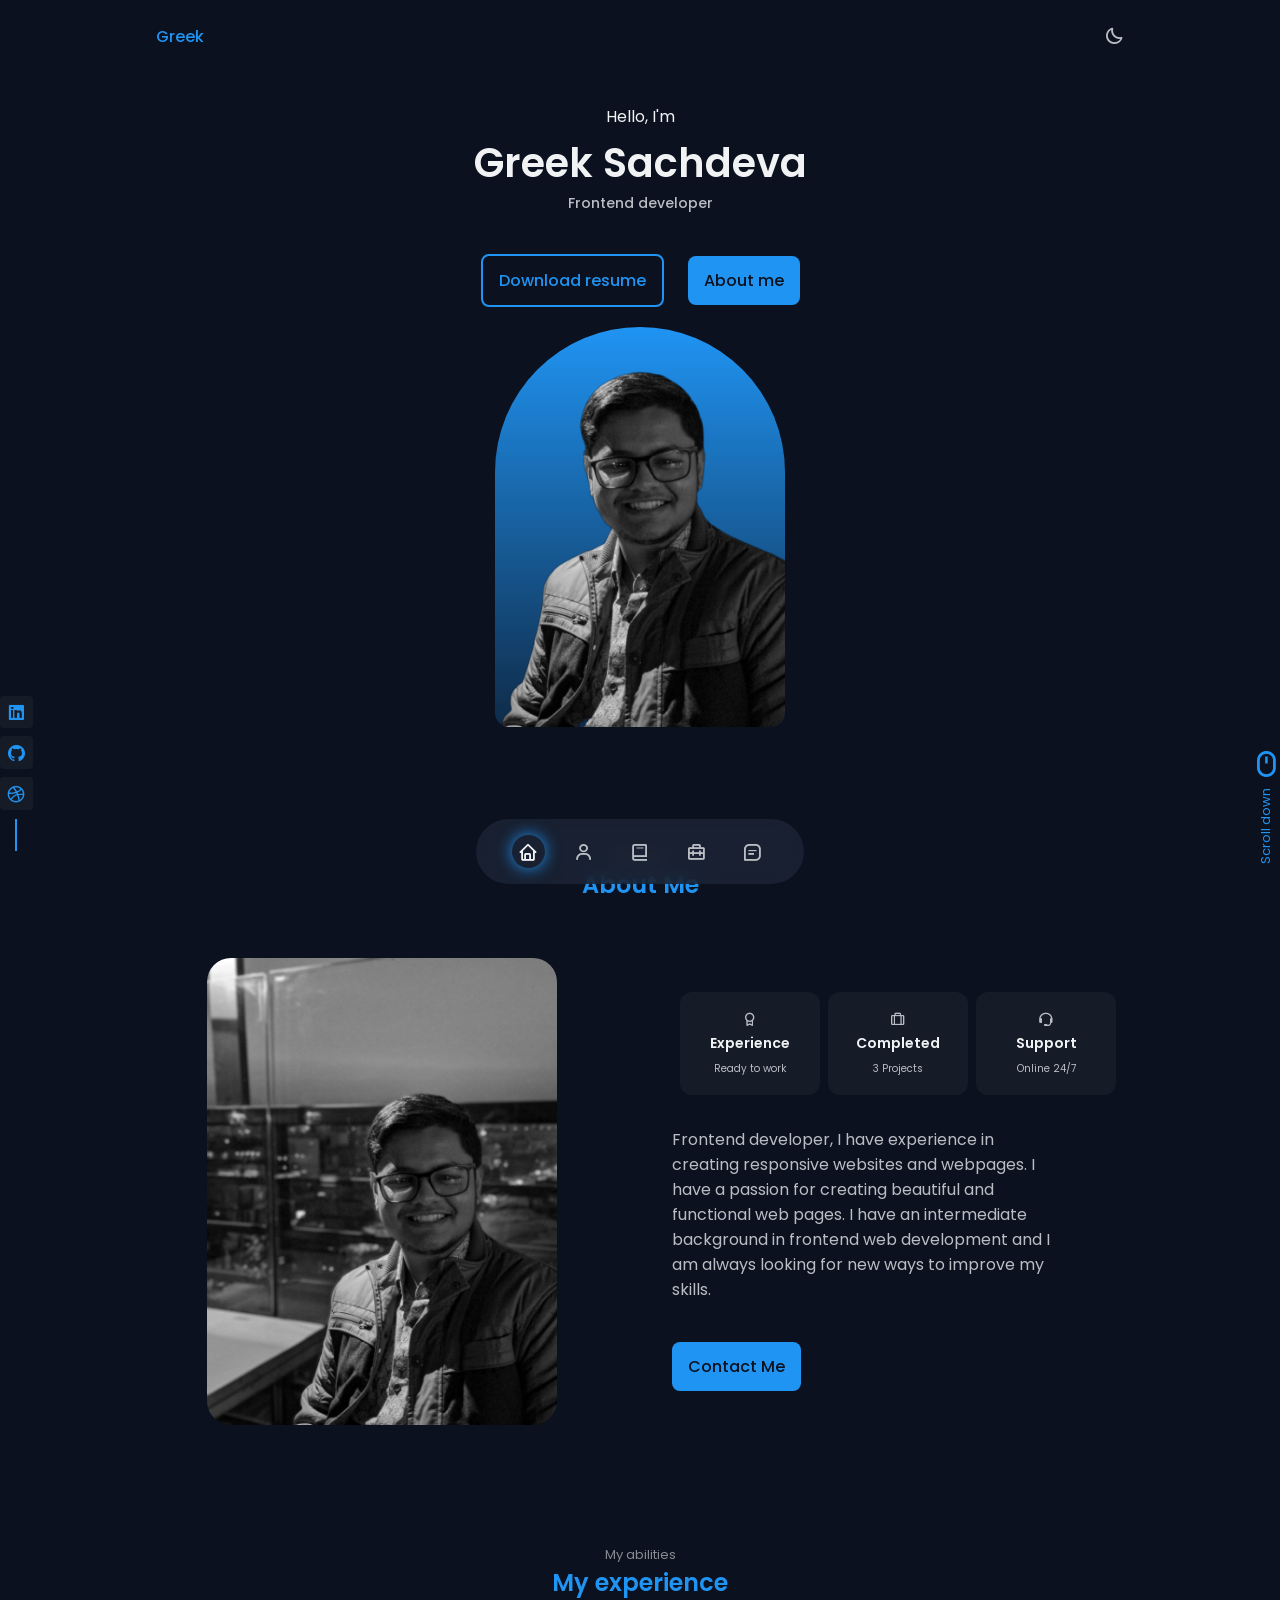
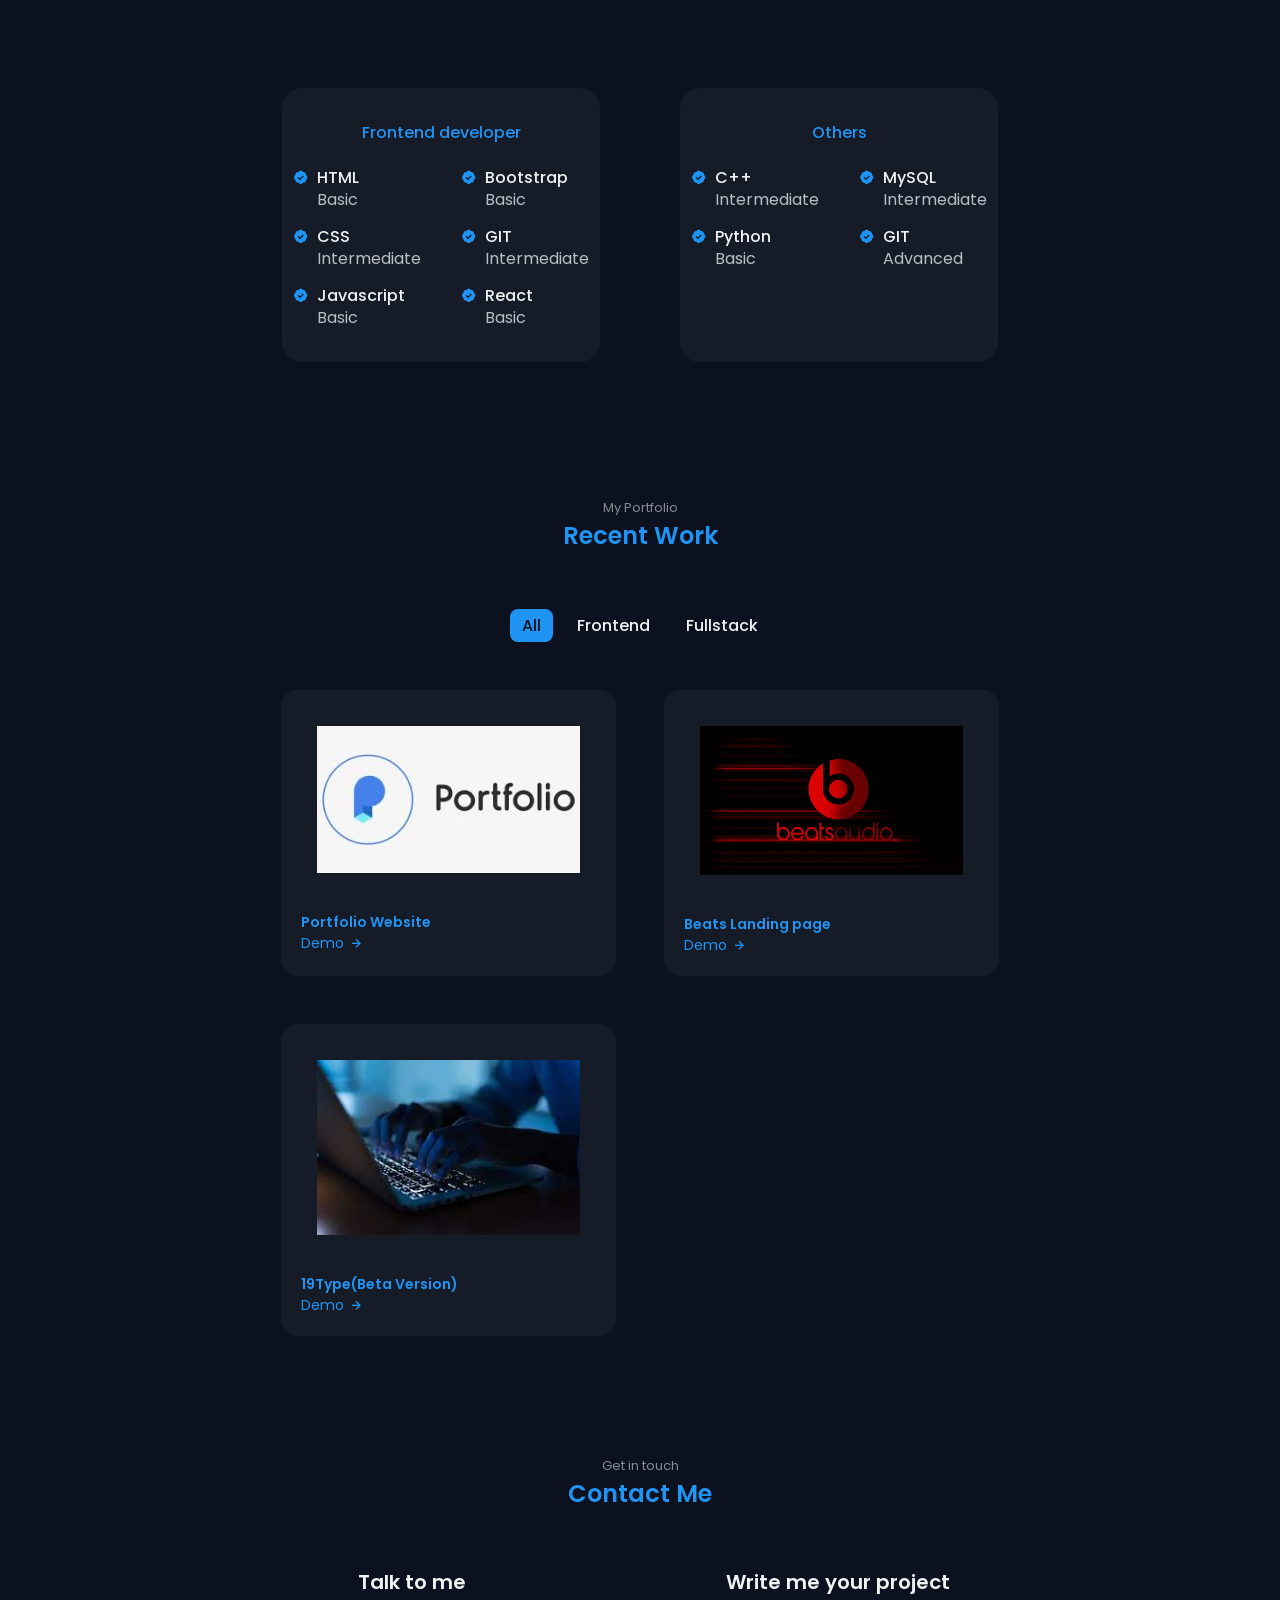
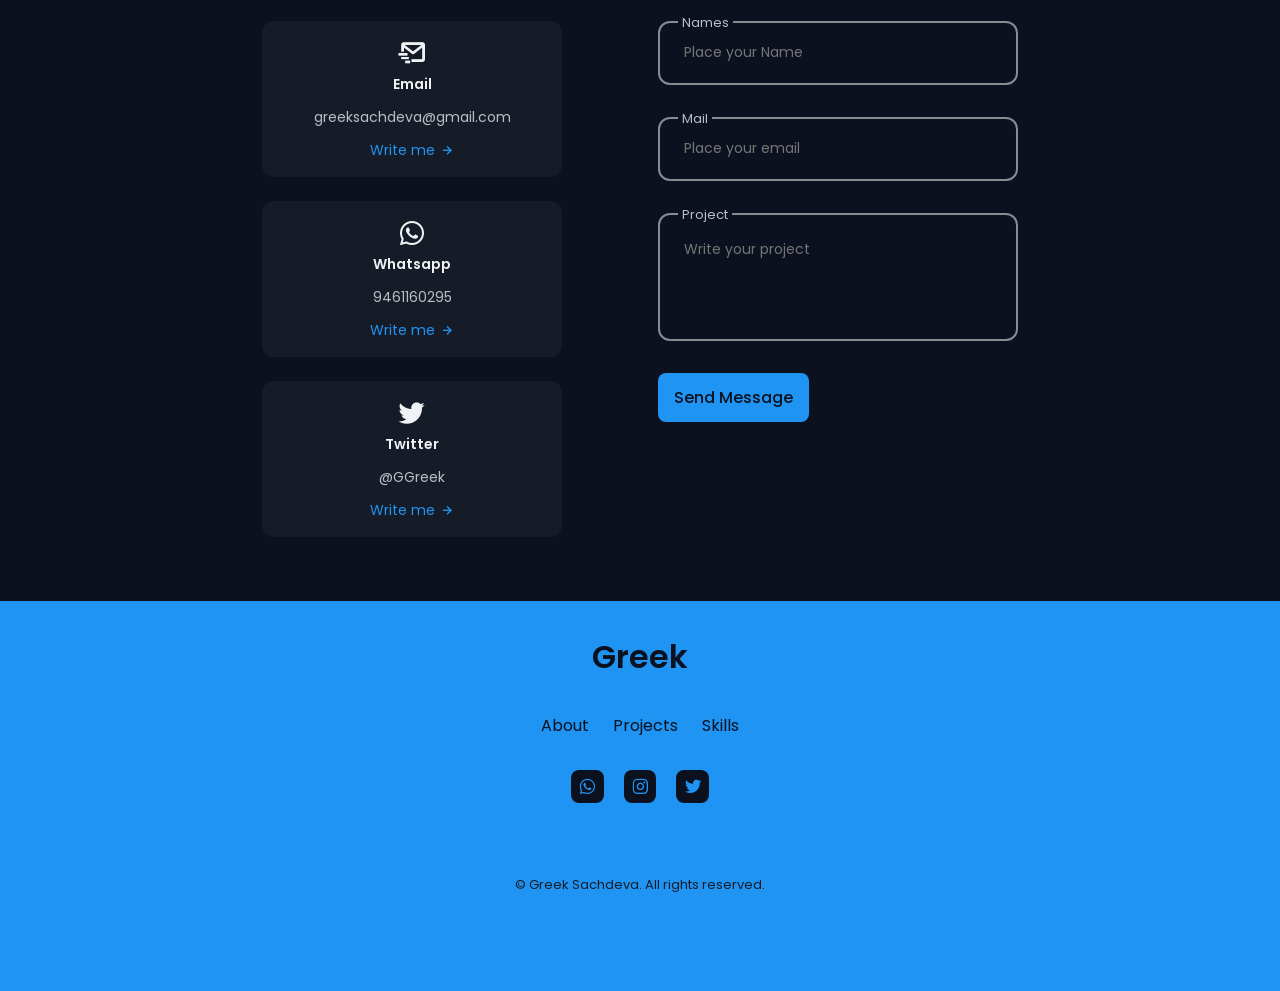
<file: index.html>
<!DOCTYPE html>
    <html lang="en">
    <head>
        <meta charset="UTF-8">
        <meta name="viewport" content="width=device-width, initial-scale=1.0">

        <!--=============== FAVICON ===============-->
        <link rel="apple-touch-icon" sizes="180x180" href="assets/img/favico.ico">
         <link rel="icon" type="image/png" sizes="32x32" href="assets/img/favicon.ico">
         <link rel="icon" type="image/png" sizes="16x16" href="assets/img/favicon.ico">
          <link rel="manifest" href="assets/img/site.webmanifest">

        <!--=============== BOXICONS ===============-->
        <link href='https://unpkg.com/boxicons@2.1.2/css/boxicons.min.css' rel='stylesheet'>

        <!--=============== SWIPER CSS ===============-->
        <link rel="stylesheet" href="assets/css/swiper-bundle.min.css">

        <!--=============== CSS ===============-->
        <link rel="stylesheet" href="assets/css/styles.css">

        <title> Greek Sachdeva </title>
    </head>
    <body>
        <!--=============== HEADER ===============-->
        <header class="header" id="header">
           <nav class="nav container">
            <a href="#" class="nav__logo">Greek</a>

          <div class="nav__menu">
            <ul class="nav__list">
                <li class="nav__item">
                    <a href="#home" class="nav__link active-link">
                        <i class='bx bx-home'></i>

                    </a>
                </li>

                <li class="nav__item">
                    <a href="#about" class="nav__link">
                         <i class='bx bx-user' ></i>
                        
                    </a>
                </li>
                
                <li class="nav__item">
                    <a href="#skills" class="nav__link">
                        <i class='bx bx-book' ></i>
                        
                    </a>
                </li>
                
                <li class="nav__item">
                    <a href="#work" class="nav__link">
                        <i class='bx bx-briefcase-alt-2' ></i>
                        
                    </a>
                </li>
                
                <li class="nav__item">
                    <a href="#contact" class="nav__link">
                        <i class='bx bx-message-square-detail' ></i>
                        
                    </a>
                </li>
            </ul>
          </div>
          <!-- themme change button -->
          <i class='bx bx-moon change-theme' id  = "theme-button" ></i>
           </nav>
        </header>

        <!--=============== MAIN ===============-->
        <main class="main">
            <!--=============== HOME ===============-->
            <section class="home section" id="home">
                <div class="home__conatiner container grid">
                    <div class="home__data">
                        <span class="home__greeting">Hello, I'm</span>
                        <h1 class="home__name">Greek Sachdeva</h1>
                        <h3 class="home__education">Frontend developer</h3>
                        <div class="home__buttons">
                            <a download="" href="assets/pdf/Greek-resume.pdf" class="button button--ghost">
                                Download resume 
                            </a>
                            <a href="#about" class="button">About me</a>
                        </div>

                    </div>
                    <div class="home__handle">
                        <img src="assets/img/perfil.png" alt="" class="home__img">
                    </div>
                    <div class="home__social">
                        <a href="https://www.linkedin.com/in/greeksachdeva/" target="_blank" class="home__social-link">
                            <i class='bx bxl-linkedin-square' ></i>
                        </a>
                         <a href="http://www.github.com/greeksachdeva" target="_blank"class="home__social-link">
                            <i class='bx bxl-github' ></i>
                        </a>
                         <a href="http://www.dribbble.com/" target="_blank"class="home__social-link">
                            <i class='bx bxl-dribbble' ></i>
                        </a>
                    </div>

                    <a href="#about" class="home__scroll">
                        <i class='bx bx-mouse home__scroll-icon' ></i>
                        <span class="home__scroll-name">Scroll down</span>
                    </a>
                </div>
            </section>
            
            <!--=============== ABOUT ===============-->
            <section class="about section" id="about">
                <span class="section__subtitle">My Intro</span>
                <h2 class="section__title">About Me</h2>
                <div class="about__container container grid">
                    <img src="assets/img/about.jpeg" alt="" class="about__img">
                    <div class="about__data">
                        <div class="about__info">
                           <div class="about__box">
                            <i class='bx bx-award' ></i>
                            <h3 class="about__title">
                                Experience
                            </h3>
                            <span class="about__subtitle">Ready to work</span>
                           </div>

                           <div class="about__box">
                            <i class='bx bx-briefcase-alt' ></i>
                            <h3 class="about__title">
                                Completed
                            </h3>
                            <span class="about__subtitle">3 Projects</span>
                           </div>

                           <div class="about__box">
                            <i class='bx bx-support' ></i>
                            <h3 class="about__title">
                                Support
                            </h3>
                            <span class="about__subtitle">Online 24/7</span>
                           </div>
                        </div>
                        <p class="about__description">
                            Frontend developer, I have experience in creating responsive websites and webpages. I have a passion for creating beautiful and functional web pages. I have an intermediate background in frontend web development and I am always looking for new ways to improve my skills.
                        </p>
                        <a href="#contact" class="button">Contact Me</a>
                    </div>
                </div>     
                           
            </section>

            <!--=============== SKILLS ===============-->
            <section class="skills section" id="skills">
                <span class="section__subtitle">My abilities</span>
                <h2 class="section__title">My experience</h2>
                <div class="skills__container conatiner grid">
                    <div class="skills__content">
                    <h3 class="skills__title">Frontend developer</h3>
                    <div class="skills__box">
                        <div class="skills__group">
                            <div class="skills__data">
                                <i class='bx bxs-badge-check' ></i>
                                <div>
                                    <h3 class="skills__name">HTML</h3>
                                    <span class="skills__levels">Basic</span>
                                </div>
                            </div>

                            <div class="skills__data">
                                <i class='bx bxs-badge-check' ></i>
                                <div>
                                    <h3 class="skills__name">CSS</h3>
                                    <span class="skills__levels">Intermediate</span>
                                </div>
                            </div>

                            <div class="skills__data">
                                <i class='bx bxs-badge-check' ></i>
                                <div>
                                    <h3 class="skills__name">Javascript</h3>
                                    <span class="skills__levels">Basic</span>
                                </div>
                            </div>
                        </div>

                         <div class="skills__group">
                            <div class="skills__data">
                                <i class='bx bxs-badge-check' ></i>
                                <div>
                                    <h3 class="skills__name">Bootstrap</h3>
                                    <span class="skills__levels">Basic</span>
                                </div>
                            </div>

                            <div class="skills__data">
                                <i class='bx bxs-badge-check' ></i>
                                <div>
                                    <h3 class="skills__name">GIT</h3>
                                    <span class="skills__levels">Intermediate</span>
                                </div>
                            </div>

                            <div class="skills__data">
                                <i class='bx bxs-badge-check' ></i>
                                <div>
                                    <h3 class="skills__name">React</h3>
                                    <span class="skills__levels">Basic</span>
                                </div>
                            </div>
                        </div>
                    </div>
                    </div>


                    <div class="skills__content">
                    <h3 class="skills__title">Others</h3>
                    <div class="skills__box">
                        <div class="skills__group">
                            <div class="skills__data">
                                <i class='bx bxs-badge-check' ></i>
                                <div>
                                    <h3 class="skills__name">C++</h3>
                                    <span class="skills__levels">Intermediate</span>
                                </div>
                            </div>

                            <!-- <div class="skills__data">
                                <i class='bx bxs-badge-check' ></i>
                                <div>
                                    <h3 class="skills__name">Node Js</h3>
                                    <span class="skills__levels">Advanced</span>
                                </div>
                            </div> -->

                            <div class="skills__data">
                                <i class='bx bxs-badge-check' ></i>
                                <div>
                                    <h3 class="skills__name">Python</h3>
                                    <span class="skills__levels">Basic</span>
                                </div>
                            </div>
                        </div>

                         <div class="skills__group">
                            <div class="skills__data">
                                <i class='bx bxs-badge-check' ></i>
                                <div>
                                    <h3 class="skills__name">MySQL</h3>
                                    <span class="skills__levels">Intermediate</span>
                                </div>
                            </div>

                            <div class="skills__data">
                                <i class='bx bxs-badge-check' ></i>
                                <div>
                                    <h3 class="skills__name">GIT</h3>
                                    <span class="skills__levels">Advanced</span>
                                </div>
                            </div>

                            <!-- <div class="skills__data">
                                <i class='bx bxs-badge-check' ></i>
                                <div>
                                    <h3 class="skills__name">Firebase</h3>
                                    <span class="skills__levels">Intermediate</span>
                                </div>
                            </div> -->
                        </div>
                    </div>
                    </div>
                </div>




                    <!-- unlocking after backend projects -->
                    <!-- <div class="skills__content">
                    <h3 class="skills__title">Backend developer</h3>
                    <div class="skills__box">
                        <div class="skills__group">
                            <div class="skills__data">
                                <i class='bx bxs-badge-check' ></i>
                                <div>
                                    <h3 class="skills__name">PHP</h3>
                                    <span class="skills__levels">Basic</span>
                                </div>
                            </div>

                            <div class="skills__data">
                                <i class='bx bxs-badge-check' ></i>
                                <div>
                                    <h3 class="skills__name">Node Js</h3>
                                    <span class="skills__levels">Advanced</span>
                                </div>
                            </div>

                            <div class="skills__data">
                                <i class='bx bxs-badge-check' ></i>
                                <div>
                                    <h3 class="skills__name">Python</h3>
                                    <span class="skills__levels">Intermidiate</span>
                                </div>
                            </div>
                        </div>

                         <div class="skills__group">
                            <div class="skills__data">
                                <i class='bx bxs-badge-check' ></i>
                                <div>
                                    <h3 class="skills__name">MySQL</h3>
                                    <span class="skills__levels">Intermediate</span>
                                </div>
                            </div>

                            <div class="skills__data">
                                <i class='bx bxs-badge-check' ></i>
                                <div>
                                    <h3 class="skills__name">GIT</h3>
                                    <span class="skills__levels">Advanced</span>
                                </div>
                            </div>

                            <div class="skills__data">
                                <i class='bx bxs-badge-check' ></i>
                                <div>
                                    <h3 class="skills__name">Firebase</h3>
                                    <span class="skills__levels">Intermediate</span>
                                </div>
                            </div>
                        </div>
                    </div>
                    </div>
                </div> -->
                
            </section>

            <!--=============== SERVICES ===============-->
            <!-- <section class="services section">
                <span class="section__subtitle">My services</span>
                <h2 class="section__title">What I offer</h2>
                <div class="services__container container grid">
                    <div class="services__card">
                        <h3 class="services__title">Product <br> designer</h3>
                        <span class="services__button">
                            See more <i class='bx bx-right-arrow-alt' ></i>
                        </span>
                        <div class="services__modal">
                            <div class="services__modal-content">
                                <i class='bx bx-x services__modal-close' ></i>
                                <h3 class="services__modal-title">Product Desiner</h3>
                                <p class="services__modal-description">
                                    Service with a lot of details. Lorem ipsum dolor sit amet, consectetur adipiscing elit.
                                </p>
                                <ul class="services__modal-list">
                                    <li class="services__modal-item">
                                        <i class='bx bx-check sevices__modal-icon'></i>
                                        <p class="sevices__modal-info">
                                            I develop user interface.

                                        </p>
                                    </li>

                                     <li class="services__modal-item">
                                        <i class='bx bx-check sevices__modal-icon'></i>
                                        <p class="sevices__modal-info">
                                            Web page development
                                            
                                        </p>
                                    </li>

                                     <li class="services__modal-item">
                                        <i class='bx bx-check sevices__modal-icon'></i>
                                        <p class="sevices__modal-info">
                                            I create Ux element iteractions.
                                            
                                        </p>
                                    </li>

                                     <li class="services__modal-item">
                                        <i class='bx bx-check sevices__modal-icon'></i>
                                        <p class="sevices__modal-info">
                                            I position your conpany brand.
                                            
                                        </p>
                                    </li>

                                     <li class="services__modal-item">
                                        <i class='bx bx-check sevices__modal-icon'></i>
                                        <p class="sevices__modal-info">
                                            Design and  mockups of products for conmpanies.
                                            
                                        </p>
                                    </li>
                                </ul>
                            </div>
                        </div>
                    </div>

                     <div class="services__card">
                        <h3 class="services__title">Visual <br> desginer</h3>
                        <span class="services__button">
                            See more <i class='bx bx-right-arrow-alt' ></i>
                        </span>
                        <div class="services__modal">
                            <div class="services__modal-content">
                                <i class='bx bx-x services__modal-close' ></i>
                                <h3 class="services__modal-title">Ui/Ux Designer</h3>
                                <p class="services__modal-description">
                                    Service with a lot of details. Lorem ipsum dolor sit amet, consectetur adipiscing elit.
                                </p>
                                <ul class="services__modal-list">
                                    <li class="services__modal-item">
                                        <i class='bx bx-check sevices__modal-icon'></i>
                                        <p class="sevices__modal-info">
                                            I develop user interface.

                                        </p>
                                    </li>

                                     <li class="services__modal-item">
                                        <i class='bx bx-check sevices__modal-icon'></i>
                                        <p class="sevices__modal-info">
                                            Web page development
                                            
                                        </p>
                                    </li>

                                     <li class="services__modal-item">
                                        <i class='bx bx-check sevices__modal-icon'></i>
                                        <p class="sevices__modal-info">
                                            I create Ux element iteractions.
                                            
                                        </p>
                                    </li>

                                     <li class="services__modal-item">
                                        <i class='bx bx-check sevices__modal-icon'></i>
                                        <p class="sevices__modal-info">
                                            I position your conpany brand.
                                            
                                        </p>
                                    </li>

                                     <li class="services__modal-item">
                                        <i class='bx bx-check sevices__modal-icon'></i>
                                        <p class="sevices__modal-info">
                                            Design and  mockups of products for conmpanies.
                                            
                                        </p>
                                    </li>
                                </ul>
                            </div>
                        </div>

                    </div>

                     <div class="services__card">
                        <h3 class="services__title">Ui/Ux <br> desginer</h3>
                        <span class="services__button">
                            See more <i class='bx bx-right-arrow-alt' ></i>
                        </span>

                        <div class="services__modal">
                            <div class="services__modal-content">
                                <i class='bx bx-x services__modal-close' ></i>
                                <h3 class="services__modal-title">Visual Designer</h3>
                                <p class="services__modal-description">
                                    Service with a lot of details. Lorem ipsum dolor sit amet, consectetur adipiscing elit.
                                </p>
                                <ul class="services__modal-list">
                                    <li class="services__modal-item">
                                        <i class='bx bx-check sevices__modal-icon'></i>
                                        <p class="sevices__modal-info">
                                            I develop user interface.

                                        </p>
                                    </li>

                                     <li class="services__modal-item">
                                        <i class='bx bx-check sevices__modal-icon'></i>
                                        <p class="sevices__modal-info">
                                            Web page development
                                            
                                        </p>
                                    </li>

                                     <li class="services__modal-item">
                                        <i class='bx bx-check sevices__modal-icon'></i>
                                        <p class="sevices__modal-info">
                                            I create Ux element iteractions.
                                            
                                        </p>
                                    </li>

                                     <li class="services__modal-item">
                                        <i class='bx bx-check sevices__modal-icon'></i>
                                        <p class="sevices__modal-info">
                                            I position your conpany brand.
                                            
                                        </p>
                                    </li>

                                     <li class="services__modal-item">
                                        <i class='bx bx-check sevices__modal-icon'></i>
                                        <p class="sevices__modal-info">
                                            Design and  mockups of products for conmpanies.
                                            
                                        </p>
                                    </li>
                                </ul>
                            </div>
                        </div>
                    </div>
                </div>
            </section> -->

            <!--=============== WORK ===============-->
            <section class="work section" id="work">
                 <span class="section__subtitle">My Portfolio</span>
                 <h2 class="section__title">Recent Work</h2>

                 <div class="work__filters">
                    <span class="work__item active-work" data-filter = 'all' >All</span>
                    <span class="work__item" data-filter='.web'>Frontend</span>
                    <span class="work__item" data-filter='.movil' >Fullstack</span>
                    <!-- <span class="work__item" data-filter='.design' >Design</span> -->
                 </div>

                 <div class="work__container conatiner grid">
                    <div class="work__card mix web movil">
                        <img src="assets/img/port.jpg" alt="" class="work__img">

                        <h3 class="work__button">Portfolio Website</h3>

                        <a href="https://greeksachdeva.me" target = "_blank" class="work__button">
                            Demo <i class='bx bx-right-arrow-alt work__icon' ></i>
                        </a>
                    </div> 

                    <div class="work__card mix web">
                        <img src="assets/img/beats.jpg" alt="" class="work__img">

                        <h3 class="work__button">Beats Landing page </h3>

                        <a href="http://greeksachdeva.me/Beats-headphones-landing-page/" target = "_blank" class="work__button">
                            Demo <i class='bx bx-right-arrow-alt work__icon' ></i>
                        </a>
                    </div> 
                    
                    <div class="work__card mix movil">
                        <img src="assets/img/19type.jpg" alt="" class="work__img">

                        <h3 class="work__button">19Type(Beta Version)</h3>

                        <a href="http://greeksachdeva.me/19type/" class="work__button">
                            Demo <i class='bx bx-right-arrow-alt work__icon' ></i>
                        </a>
                    </div> 

                    <!-- <div class="work__card mix design">
                        <img src="assets/img/work3.jpg" alt="" class="work__img">

                        <h3 class="work__button">Brand design</h3>

                        <a href="#" class="work__button">
                            Demo <i class='bx bx-right-arrow-alt work__icon' ></i>
                        </a>
                    </div>  -->

                    

                    <!-- <div class="work__card mix movil">
                        <img src="assets/img/work5.jpg" alt="" class="work__img">

                        <h3 class="work__button">App movil</h3>

                        <a href="#" class="work__button">
                            Demo <i class='bx bx-right-arrow-alt work__icon' ></i>
                        </a>
                    </div> 
                
                </div> -->
            </section>

            <!--=============== TESTIMONIALS ===============-->
            <!-- <section class="testimonial section">
                <span class="section__subtitle">My Clients</span>
                <h2 class="section__title">Testimonials</h2>

                <div class="testimonial__container container swiper">
                    <div class="swiper-wrapper">
                        <div class="testimonial__card swiper-slide">
                            <img src="assets/img/testimonial1.png" alt="" class="testimonial__img">
                            <h3 class="testimonial__name">John Doe</h3>
                            <p class="testimonial__description">
                                A really good job. I really like your work.
                            </p>
                        </div>

                        <div class="testimonial__card swiper-slide">
                            <img src="assets/img/testimonial2.png" alt="" class="testimonial__img">
                            <h3 class="testimonial__name">Paula Vusy</h3>
                            <p class="testimonial__description">
                                A really good job. I really like your work.
                            </p>
                        </div>

                        <div class="testimonial__card swiper-slide">
                            <img src="assets/img/testimonial3.png" alt="" class="testimonial__img">
                            <h3 class="testimonial__name">Sara will</h3>
                            <p class="testimonial__description">
                                A really good job. I really like your work.
                            </p>
                        </div>
                    </div>

                    <div class="swiper-pagination"></div>

                </div>                
            </section> -->

            <!--=============== CONTACT ===============-->
            <section class="contact section" id="contact">
                <span class="section__subtitle">Get in touch</span>
                <h2 class="section__title">Contact Me</h2>

                <div class="contact__container container grid">
                    <div class="contact__content">
                        <h3 class="contact__title">Talk to me</h3>
                       
                        <div class="contact__info">
                            <div class="contact__card">
                                <i class='bx bx-mail-send contact__card-icon'></i>
                                    <h3 class="contact__card-title">Email</h3>
                                    <span class="contact__card-data">greeksachdeva@gmail.com</span>

                                    <a href="mailto:greeksachdeva@gmail.com" target='_blank' class="contact__button">
                                        Write me <i class='bx bx-right-arrow-alt contact__button-icon' ></i>
                                    </a>
                            </div>

                            <div class="contact__card">
                               <i class='bx bxl-whatsapp contact__card-icon' ></i>
                                    <h3 class="contact__card-title">Whatsapp</h3>
                                    <span class="contact__card-data">9461160295</span>

                                    <a href="https://api.whatsapp.com/send?phone=919461160295&text=Hello!" target='_blank' class="contact__button">
                                        Write me <i class='bx bx-right-arrow-alt contact__button-icon' ></i>
                                    </a>
                            </div>

                            <div class="contact__card">
                               <i class='bx bxl-twitter contact__card-icon' ></i>
                                    <h3 class="contact__card-title">Twitter</h3>
                                    <span class="contact__card-data">@GGreek</span>

                                    <a href="https://twitter.com/messages/compose?recipient_id=1463343148764065797&text=Hello!!" target='_blank' class="contact__button">
                                        Write me <i class='bx bx-right-arrow-alt contact__button-icon' ></i>
                                    </a>
                            </div>
                        </div>
                    </div>

                      <div class="contact__content">
                        <h3 class="contact__title">Write me your project</h3>
                       <form action="https://formspree.io/f/xdobvaoq" method="post" name="simple-contact-form" class="contact__form">
                            <div class="contact__form-div">
                                <label for="Name" class="contact__form-tag">Names</label>
                                <input type="text" placeholder="Place your Name" class="contact__form-input" id="Name" name="name">
                            </div>

                            <div class="contact__form-div">
                                <label for="email" class="contact__form-tag">Mail</label>
                                <input type="email" placeholder="Place your email" class="contact__form-input" id="email" name="_replyto">
                            </div>

                            <div class="contact__form-div contact__form-area">
                                <label for="message" class="contact__form-tag">Project</label>
                                <textarea name="_subject" cols="30" rows="10" placeholder="Write your project" class="contact__form-input" id="message"></textarea>
                            </div>

                            <button type="submit" class="button">Send Message</button>
                       </form>
                    </div>
            </section>
        </main>

        <!--=============== FOOTER ===============-->
        <footer class="footer">
            <div class="footer__container conatiner">
                <h1 class="footer__title">Greek</h1>
                <ul class="footer__list">
                    <li>
                        <a href="#about" class="footer__link">About</a>
                    </li>

                     <li>
                        <a href="#work" class="footer__link">Projects</a>
                    </li>

                     <li>
                        <a href="#skills" class="footer__link">Skills</a>
                    </li>
                </ul>
                <ul class="footer__social">
                    <a href="https://api.whatsapp.com/send?phone=919461160295&text=Hello!" target = "_blank" class="footer__social-link">
                        <i class='bx bxl-whatsapp' ></i>

                    </a>

                    <a href="https://www.instagram.com/greek_sachdevaa/?hl=en" target = "_blank" class="footer__social-link">
                        <i class='bx bxl-instagram' ></i>
                        
                    </a>

                    <a href="https://twitter.com/messages/compose?recipient_id=1463343148764065797&text=Hello!!" target = "_blank" class="footer__social-link">
                        <i class='bx bxl-twitter' ></i>
                        
                    </a>
                </ul>

                <span class="footer__copy">
                    &copy; Greek Sachdeva. All rights reserved.
                </span>
            </div>
        </footer>

        <!--=============== SCROLLREVEAL ===============-->
        <script src="assets/js/scrollreveal.min.js"></script>

        <!--=============== SWIPER JS ===============-->
        <script src="assets/js/swiper-bundle.min.js"></script>

        <!--=============== MIXITUP FILTER ===============-->
        <script src="assets/js/mixitup.min.js"></script>

        <!--=============== MAIN JS ===============-->
        <script src="assets/js/main.js"></script>
    </body>
</html>
</file>
<file: assets/css/styles.css>
/*=============== GOOGLE FONTS ===============*/
@import url("https://fonts.googleapis.com/css2?family=Poppins:wght@400;500;600&display=swap");

/*=============== VARIABLES CSS ===============*/
:root {
  --header-height: 3.5rem;

  /*========== Colors ==========*/
  /*Color mode HSL(hue, saturation, lightness)*/
  /*
        Purple: hsl(250, 66%, 75%)
        Blue: hsl(207, 90%, 72%)
        Pink: hsl(356, 66%, 75%)
        Teal: hsl(174, 63%, 62%)
  */
  --first-hue: 207;
  --sat: 90%;
  --lig: 54%;
  --second-hue: 219;

  --first-color: hsl(var(--first-hue), var(--sat), var(--lig));
  --first-color-alt: hsl(var(--first-hue), var(--sat), 71%); /* -4% */
  --title-color: hsl(var(--second-hue), 15%, 95%);
  --text-color: hsl(var(--second-hue), 8%, 75%);
  --text-color-light: hsl(var(--second-hue), 4%, 55%);
  --body-color: hsl(var(--second-hue), 48%, 8%);
  --container-color: hsl(var(--second-hue), 32%, 12%);

  /*========== Font and typography ==========*/
  /*.5rem = 8px | 1rem = 16px ...*/
  --body-font: 'Poppins', sans-serif;
  --biggest-font-size: 1.75rem;
  --h1-font-size: 1.5rem;
  --h2-font-size: 1.25rem;
  --h3-font-size: 1rem;
  --normal-font-size: .938rem;
  --small-font-size: .813rem;
  --smaller-font-size: .75rem;
  --tiny-font-size: .625rem;

  /*========== Font weight ==========*/
  --font-medium: 500;
  --font-semibold: 600;

  /*========== z index ==========*/
  --z-tooltip: 10;
  --z-fixed: 100;
  --z-modal: 1000;
}

/* Responsive typography */
@media screen and (min-width: 968px) {
  :root {
    --biggest-font-size: 2.5rem;
    --h1-font-size: 2.25rem;
    --h2-font-size: 1.5rem;
    --h3-font-size: 1.25rem;
    --normal-font-size: 1rem;
    --small-font-size: .875rem;
    --smaller-font-size: .813rem;
  }
}

/*=============== BASE ===============*/
* {
  box-sizing: border-box;
  padding: 0;
  margin: 0;
}

html {
  scroll-behavior: smooth;
}

body,
button,
input,
textarea {
  font-family: var(--body-font);
  font-size: var(--normal-font-size);
}

body {
  background-color: var(--body-color);
  color: var(--text-color);
  transition: .4s; /* for light mode animation */
}

h1, h2, h3 {
  color: var(--title-color);
  font-weight: var(--font-semibold);
}

ul {
  list-style: none;
}

a {
  text-decoration: none;
}

button {
  cursor: pointer;
  border: none;
  outline: none;
}

img {
  max-width: 100%;
  height: auto;
}

/*=============== THEME ===============*/
.change-theme{
  font-size: 1.25rem;
  cursor: pointer;
  transition: .3s;

}
.change-theme:hover{
  color: var(--first-color-alt);
}


/*========== Variables Light theme ==========*/
body.light-theme{
    --title-color: hsl(var(--second-hue), 15%, 15%);
  --text-color: hsl(var(--second-hue), 8%, 35%);
  --body-color: hsl(var(--second-hue), 100%, 99%);
  --container-color: #fff;
}

/*========== 
    Color changes in some parts of 
    the website, in light theme
==========*/
.light-theme .scroll-header{
  box-shadow: 0 2px 4px hsla(0, 0%,1%,.1);
}

.light-theme .nav__menu{
  background-color: hsla(var(--second-hue),32%,90%,.8);
}

.light-theme .section__subtitle{
  color: var(--text-color);
}

.light-theme .home__social-link{
  box-shadow: 0 2px 8px hsl(var(--second-hue), 48%, 98%,.1);
}

.light-theme .home__social::after,
.light-theme .footer__social-link{
  background-color: var(--title-color);


}


.light-theme .home__social-link,
.light-theme .home__scroll,
.light-theme .button,
.light-theme .button:hover,
.light-theme .active-work,
.light-theme .footer__title,
.light-theme .footer__link,
.light-theme .footer__copy{
  color: var(--title-color);

}

.light-theme .about__box{
  box-shadow:  0 2px 8px hsl(var(--second-hue), 48%, 8%,.1);
}


.light-theme .skills__content,
.light-theme .services_card,
.light-theme .work__card,
.light-theme .testimonial__card,
.light-theme .contact__card{
  box-shadow:  0 2px 16px hsla(var(--second-hue), 48%, 8%,.1);
}

.light-theme::-webkit-scrollbar{
  background-color: hsla(var(--second-hue), 8%, 66%);
}

.light-theme::-webkit-scrollbar-thumb{
  background-color: hsla(var(--second-hue), 8%, 54%);
}

.light-theme::-webkit-scrollbar-thumb:hover{
  background-color: hsla(var(--second-hue), 8%, 44%);
}
/*=============== REUSABLE CSS CLASSES ===============*/
.container {
  max-width: 968px;
  margin-left: 1rem;
  margin-right: 1rem;
}

.grid {
  display: grid;
  gap: 1.25rem;
}

.main {
  overflow: hidden;
}

.section {
  padding: 4.5rem 0 1rem;
}

.section__title, 
.section__subtitle {
  text-align: center;
}

.section__title {
  font-size: var(--h2-font-size);
  color: var(--first-color);
  margin-bottom: 2rem;
}

.section__subtitle {
  display: block;
  font-size: var(--smaller-font-size);
  color: var(--text-color-light);
}

/*=============== HEADER & NAV===============*/
.header{
  position: fixed;
  top: 0;
  left: 0;
  width: 100%;
  background-color: var(--body-color);
  z-index: var(--z-fixed);
  transition: .4s; /* for light mode animation */
}

.nav{
  height: var(--header-height);
  display: flex;
  justify-content: space-between;
  align-items: center;

}

.nav__logo{
  color: var(--first-color);
  font-weight: var(--font-medium);
  transition: .4s;
}

.nav__logo:hover{
  color: var(--first-color-alt);

}

.nav__menu{
  position: fixed;
  bottom: 1rem;
  background-color: hsl(var(--second-hue), 32%, 16%,.8);
  width: 90%;
  border-radius: 4rem;
  padding: 1rem 2.25rem;
  backdrop-filter: blur(10px);
  
  /* margin-left: 3.6%; */
  transition: .4s; /* for light mode animation */

}

.nav__list{
  display: flex;
  justify-content: space-between;
  align-items: center;
}

.nav__link{
  color: var(--text-color);
  font-size: 1.25rem;
  padding: .4rem;
  display: flex;
  border-radius: 5rem;

}


/* Active link */
.active-link{
  background-color: linear-gradient(180deg,
  hsla(var(--first-hue), var(--sat), var(--lig),1),
  hsla(var(--first-hue), var(--sat), var(--lig),.2));
  box-shadow: 0 0 16px hsla(var(--first-hue), var(--sat), var(--lig),44);
  color: var(--title-color);
}


/* Change background header */
.scroll-header{
  box-shadow: 0 4px 4px hsla(0,0%,4%,.3);
}

/*=============== HOME ===============*/
.home_conatiner{
  position: relative;
  row-gap: 4.5rem;
  padding-top: 2rem;

}

.home__data{
  text-align: center;
}
.home__gretting,.home__education{
  font-size: var(--small-font-size);
  font-weight: var(--font-medium);
}

.home__greeting{
  display: block;
  color: var(--title-color);
  margin-bottom: .25rem;
}

.home__education{
  color: var(--text-color);
  margin-bottom: 2.5rem;
}

.home__name{
  font-size: var(--biggest-font-size);

}
.home__img{
  width: 160%;
  /* height: auto; */
}

.home__handle{
  justify-self: center;
  width: 190px;
  height: 293px;
  background: linear-gradient(180deg,
                  hsla(var(--first-hue), var(--sat), var(--lig),1),
                  hsla(var(--first-hue), var(--sat), var(--lig),.2));
  border-radius: 10rem 10rem 1rem 1rem ; 
  display: flex;
  align-items: flex-end;
  justify-content: center;
  overflow: hidden;               
}

.home__buttons{
  display: flex;
  justify-content: center;
  align-items: center;
 gap: 1.5rem;
}

.home__social,.home__scroll{
  position: absolute;
}

.home__social{
  bottom: 5rem;
  left: 0;
  display: grid;
  row-gap: .5rem;;
}

.home__social-link{
  width: max-content;
  background-color: var(--container-color);
  color: var(--first-color);
  padding: .25rem;
  border-radius: .25rem;
  display: flex;
  font-size: 1rem;
  transition: .4s;
}

.home__social-link:hover{
  background-color: var(--first-color);
  color: #fff;
}

.home__social::after{
  content: '';
  width: 32px;
  height: 2px;
  background-color: var(--first-color);
  transform: rotate(90deg) translate(16px, 3px);

}
.home__scroll{
  color: var(--first-color);
  bottom: 4rem;
  right: -1.5rem;
  display: grid;
  row-gap: 2.25rem;
  justify-items: center;
}

.home__scroll-icon{
  font-size: 1.25rem;
}

.home__scroll-name{
  font-size: var(--smaller-font-size);
  transform: rotate(-90deg);
}




/*=============== BUTTONS ===============*/
.button{
  display: inline-block;
  background-color: var(--first-color);
  color: var(--body-color);
  padding: .75rem 1rem;
  border-radius: .5rem;
  font-weight: var(--font-medium);
  transition: .4s;

}
.button:hover{
  background-color: var(--first-color-alt);
  color: var(--body-color);
}

.button--ghost{
  background-color: transparent;
  color: var(--first-color);
  border: 2px solid var(--first-color);
}


/*=============== ABOUT ===============*/
.about__container{
  row-gap: 2.5rem;

}

.about__img{
  width: 220px;
  border-radius: 1.5rem;
  justify-self: center;
}

.about__data{
  text-align: center;
}
.about__info{
  display: grid;
  grid-template-columns: repeat(3,1fr);
  gap: .5rem;
  margin-bottom: 2rem;
}
.about__box{
  background-color: var(--container-color);
  border-radius: .75rem;
  padding: .75rem .5rem; 
}

.about__icon{
  font-size: 1.5rem;
  color: var(--first-color);
  margin-bottom: .5rem;
}

.about__title{
  font-size: var(--small-font-size);
}

.about__subtitle{
  font-size: var(--tiny-font-size);
}

.about__description{

  margin-bottom: 2rem;
}


/*=============== SKILLS ===============*/
.skills__container{
  row-gap: 2rem;
  padding-top: 1rem;
}

.skills__content{
  background-color: var(--container-color);
  padding: 1.5rem;
  border-radius: 1.25rem;
  margin: 1rem 1rem 1rem 1rem;
}

.skills__title{
  font-size: var(--normal-font-size);
  font-weight: var(--font-medium);
  color: var(--first-color);
  text-align: center;
  margin-bottom: 1.5rem;
}

.skills__box{
  display: flex;
  justify-content: center;
  column-gap: 2.5rem;
  
}
.skills__group{
  display: grid;
  align-content: flex-start;
  row-gap: 1rem;
}
.skills__data{
  display: flex;
  column-gap: .5rem;
}

.skills .bxs-badge-check{
font-size: 1rem;
color: var(--first-color);
}

.skills__name{
  font-size: var(--normal-font-size);
  font-weight: var(--font-medium);
  line-height: 18px;
 
}

.skills_level{
  font-size: var(--tiny-font-size);
  
}



/*=============== SERVICES ===============*/
.services__container{
  grid-template-columns: repeat(2,1fr);
  gap: 1.5rem;
  padding-top: 1rem;
}
.services__card{
  background-color: var(--container-color);
  border-radius: 1rem;
  padding:3rem 1.5rem 1.5rem;

}

.services__title{
  font-size: var(--h3-font-size);
  margin-bottom: 2.5rem;

}

.services__button{
  display: flex;
  color: var(--first-color);
  font-size: var(--small-font-size);
  column-gap: .25rem;
  align-items: center;
  cursor: pointer;
}
.services__button:hover .services__icon{
  transform: translateX(.25rem);

}
.services__icon{
  font-size: 1rem;
  transition: .4s;
}


/* Services modal */
.services__modal{
  inset: 0;
  justify-content: center;
  position: fixed;
  background-color: hsl(var(--second-hue), 28%, 16%,.7);
  padding: 2rem 1rem;
  display: grid;
  visibility: hidden;
  opacity: 0;
  transition: .4s;
  z-index: var(--z-modal);
}

.services__modal-content{
  position: relative;
  /* height:auto; */
  background-color: var(--body-color);
  padding: 4.5rem 1.5rem 2.5rem ;
  border-radius: 1.5rem;
}

.services__modal-title,.services__modal-description{
text-align: center;


}


.services__modal-title{
  font-size: var(--h3-font-size);
  color: var(--first-color);
  margin-bottom: 1rem;
}

.services__modal-description{
  font-size: var(--small-font-size);
  /* color: var(--body-color); */
  margin-bottom: 2rem;
}

.servicess__modal-list{
  display: grid;
  row-gap: .75rem;
}
.services__modal-item{
  display: flex;
  align-items: flex-start;
  column-gap: .5rem;
}

.services__modal-icon{
  font-size: 1.5rem;
  color: var(--first-color);
  /* margin-right: .5rem; */
}

.services__modal-info{
  font-size: var(--small-font-size);
  /* color: var(--body-color); */
}

.services__modal-close{
  position: absolute;
  top: 1.5rem;
  right: 1.5rem;
  font-size: 1.5rem;
  color: var(--first-color);
  cursor: pointer;
}


/*Active modal*/
.active-modal{
  visibility: visible;
  opacity: 1;
}


/*=============== WORK ===============*/
.work__container{
  /* grid-template-columns: repeat(2,1fr); */
  /* gap: 1.5rem; */
  padding-top: 1rem;
}
.work__filters{
  display: flex;
  justify-content: center;
  align-items: center;
  column-gap: .75rem;
  margin-bottom: 2rem;
}

.work__item{
  cursor: pointer;
  color: var(--title-color);
  padding: .25rem .75rem;
  font-weight: var(--font-medium);
  border-radius: .5rem;

}

.work__card{
  background-color: var(--container-color);
  border-radius: 1rem;
  padding: 1rem;
}
.work__img{
  border-radius: 1rem;
  padding: 1rem;
  border-radius: 1rem;
}

.work__title{
  font-size: var(--normal-font-size);
  font-weight: var(--font-medium);
  margin-bottom: .25rem;

}
 
.work__button{
  width: max-content;
  color: var(--first-color);
  font-size: var(--small-font-size);
  display: flex;
  align-items: center;
  column-gap: .25rem;
}

.work__button:hover .work__icon{
  transform: translateX(.25rem);

}

.work__icon{
font-size: 1rem;
transition: .4s;
}


/* Active item work*/
.active-work{
  background-color: var(--first-color);
  color: var(--body-color);
}



/*=============== TESTIMONIAL ===============*/
.testimonial__card{
  background-color: var(--container-color);
  border-radius: 1.5rem;
  padding: 1.25rem 1.5rem;
  margin-bottom: 3rem;
}

.testimonial__img{
  width: 60px;
  border-radius: 3rem;
  margin-right: 1rem;
}

.testimonial__name{
  font-size: var(--normal-font-size);
  font-weight: var(--font-medium);
  margin-bottom: .25rem;
}

.testimonial__description{
  font-size: var(--small-font-size);

}
/* Swiper class */
.swiper-pagination-bullet{
  background-color: var(--text-color-light);

}

.swiper-pagination-bullet-active{
  background-color: var(--first-color) ;
}
/*=============== CONTACT ===============*/
.contact__container{
  row-gap: 3rem;
  padding-bottom: 3rem;
}

.contact__title{
  text-align: center;
  font-size: var(--h3-font-size);
  margin-bottom: 1.5rem;
}

.contact__info{
  display: grid;
  gap: 1.5rem;
  /* grid-template-columns: repeat(2,1fr); */
}

.contact__card{
  background-color: var(--container-color);
  border-radius: .75rem;
  padding: 1rem;
  text-align: center;
}

.contact__card-icon{
  font-size: 2rem;
  color: var(--title-color);
  margin-bottom: .25rem;
}

.contact__card-title,
.contact__card-data{
  font-size: var(--small-font-size);

}

.contact__card-title{
  display: block;
  margin-bottom: .75rem;
}
.contact__card-data{
  display: block;
  margin-bottom: .75rem;
}
.contact__button{
  color: var(--first-color);
  font-size: var(--small-font-size);
  display: flex;
  align-items: center;
  justify-content: center;
  column-gap: .25rem;
}

.contact__button:hover .contact__button-icon{
  transform: translateX(.25rem);
}

.contact__button-icon{
  font-size: 1rem;
  transition: .4s;
}


.contact__form-div{
  position: relative;
  margin-bottom: 2rem;
  height: 4rem;
}

.contact__form-input{
  position: absolute;
  top: 0;
  left: 0;
  width: 100%;
  height: 100%;
  border: 2px solid var(--text-color-light);
  background: none;
  /* background-color: var(--container-color); */
  border-radius: .75rem;
  padding: 1.5rem;
  font-size: var(--small-font-size);
  color: var(--text-color);
  outline: none;
  z-index: 1;
}

.contact__form-tag{
  position: absolute;
  top: -.75rem;
  left: 1.25rem;
  font-size: var(--smaller-font-size);
  padding: .25rem ;
  background-color: var(--body-color);
  z-index: 10;
}

.contact__form-area{
  height: 8rem;
}

.contact__form-area textarea{
  resize: none;
}
/*=============== FOOTER ===============*/
.footer{
  background-color: var(--first-color);
}

.footer__container{
  padding:  2rem 0 6rem ;
}
.footer__title,
.footer__link{
  color: var(--body-color);
}

.footer__title{
  text-align: center;
  margin-bottom: 2rem;
}

.footer__list{
  display: flex;
  justify-content: center;
  column-gap: 1.5rem;
  margin-bottom: 2rem;
  /* grid-template-columns: repeat(2,1fr); */
}
.footer__social{
  display: flex;
  justify-content: center;
  column-gap: 1.25rem;
  
}

.footer__social-link{
  background-color: var(--body-color);
color: var(--first-color);
padding: .25rem ;
border-radius: .25rem;
font-size: 1rem;
display: inline-flex;
}

.footer__copy{
  display: block;
  margin-top: 4.5rem;
  color: var(--container-color);
  text-align: center;
  font-size: var(--smaller-font-size);
}

/*=============== SCROLL BAR ===============*/
::-webkit-scrollbar{
  width: .6rem;
  border-radius: .5rem;
  background-color: hsl(var(--second-hue),8%,38%);
}

::-webkit-scrollbar-thumb{
  background-color: hsl(var(--second-hue), 8%, 26%);
}

::-webkit-scrollbar-thumb:hover{
  background-color: hsl(var(--second-hue), 8%, 20%);
}
/*=============== BREAKPOINTS ===============*/
/* For small devices */
@media screen and (max-width: 320px){
  .nav__menu{
    padding: 1rem 1.5rem;
  }

  .home__buttons{
    flex-direction: column;
  }

  .home__handle{
    width: 150px;
    height: 253px;
  }
  .home__img{
    width: 130px;
  }

  .about__info{
    grid-template-columns: repeat(2,1fr);
  }

  .skills__box{
    column-gap: 1rem;
  }

  .skills__name{
    font-size: var(--small-font-size);
  }

  .services__container{
    grid-template-columns: 145px;
    justify-content: center;
  }
  .work__item{
    font__size: var(--small-font-size);
  }

  .work__filters{
    column-gap: .25rem;
  }



}

/* For medium devices */
@media screen and (min-width: 576px)
{
  .nav__menu{
    width: 328px;
    left: 0;
    right: 0;
    margin: 0 auto;
  }

  .about__info{
    grid-template-columns: repeat(3,140px);
    justify-content: center;
  }

  .about__description{
    padding: 0 5rem;
  }

  .skills__container{
    justify-content: center;
  }

  .skills__content{
    padding: 2rem 4rem;
  }

  .services__container{
    grid-template-columns: repeat(2,160px);
    justify-content: center;
  }
  
  .services__modal-content{
    width: 500px;
    padding: 4.5rem 2.5rem 2.5rem;
  }

  .services__modal-description{
    padding: 0 3.5rem;
  }

  .work__container{
    justify-content: center;
  }

  .work__img{
    width: 295px;
  }

  .contact__info{
    grid-template-columns: 300px;
    justify-content: center;
  }

  .contact__form{
    width: 360px;
    margin: 0 auto;
  }

}

/* For large devices */
@media screen and (min-width: 767px){

.work__container{
  grid-template-columns: repeat(2,max-content);
}

.contact__container{
  grid-template-columns: repeat(2,max-content);
  justify-content: center;
  column-gap: 3rem; 
}
}

/* For large devices */
@media screen and (min-width: 992px){

  .container{
    margin-left: auto;
    margin-right: auto;
  }
  .section{
    padding: 6.5rem 0 1rem;
  }

  .section__title{
    margin-bottom: 3.5rem;

  }
  .nav{
    height: calc( var(--header-height) + 1rem);
  }

  .home__handle{
    width: 290px;
    height: 400px;
  }

  .home__img{
    width: 295px;
  }

  .home__social-link{
    padding: .4rem ;
    font-size: 1.25rem;
  }

  .home__social::after{
    transform: rotate(90deg) translate(16px,0);
  }
  .home__scroll-icon{
    font-size: 2rem;
  }

  .about__container{
    grid-template-columns: repeat(2,1fr);
    align-items: center;
    column-gap: 4rem;
  }

  .about__img{
    width: 350px;
  }
  .about__data{
  text-align: initial;  
  
  }

  .about__box{
    text-align: center;
    padding: 1rem 1.25rem;
  }

  .about__description{
    padding: 0 4rem 0 0;
    margin-bottom:  2.5rem;
  }

  .skills__container{
    grid-template-columns: repeat(2,350px);
    
    column-gap: 3rem;
  }

  .services__container{
    grid-template-columns: repeat(3,192px);
    /* justify-content: center; */
    column-gap: 3rem;
  }

  .services__card{
    padding: 5rem 2rem 1.5rem;
  }

  .work__container{
    gap: 3rem;
  }

  .work__card{
    padding: 1.25rem;
  }

  .work__img{
    margin-bottom: 1rem;
  }

  .work__title{
    margin-bottom: .5rem;
  }

  .testimonial__container{
    width: 750px;
  }

  .testimonial__card{
    padding: 1.5rem 2rem;
  }

  .contact__container{
    column-gap: 6rem;
  }

  .footer__social-link{
    font-size: 1.25rem;
    padding: 0.4rem;
    border-radius: .5rem;
  }







}


@media screen and (width: 992px){
</file>
